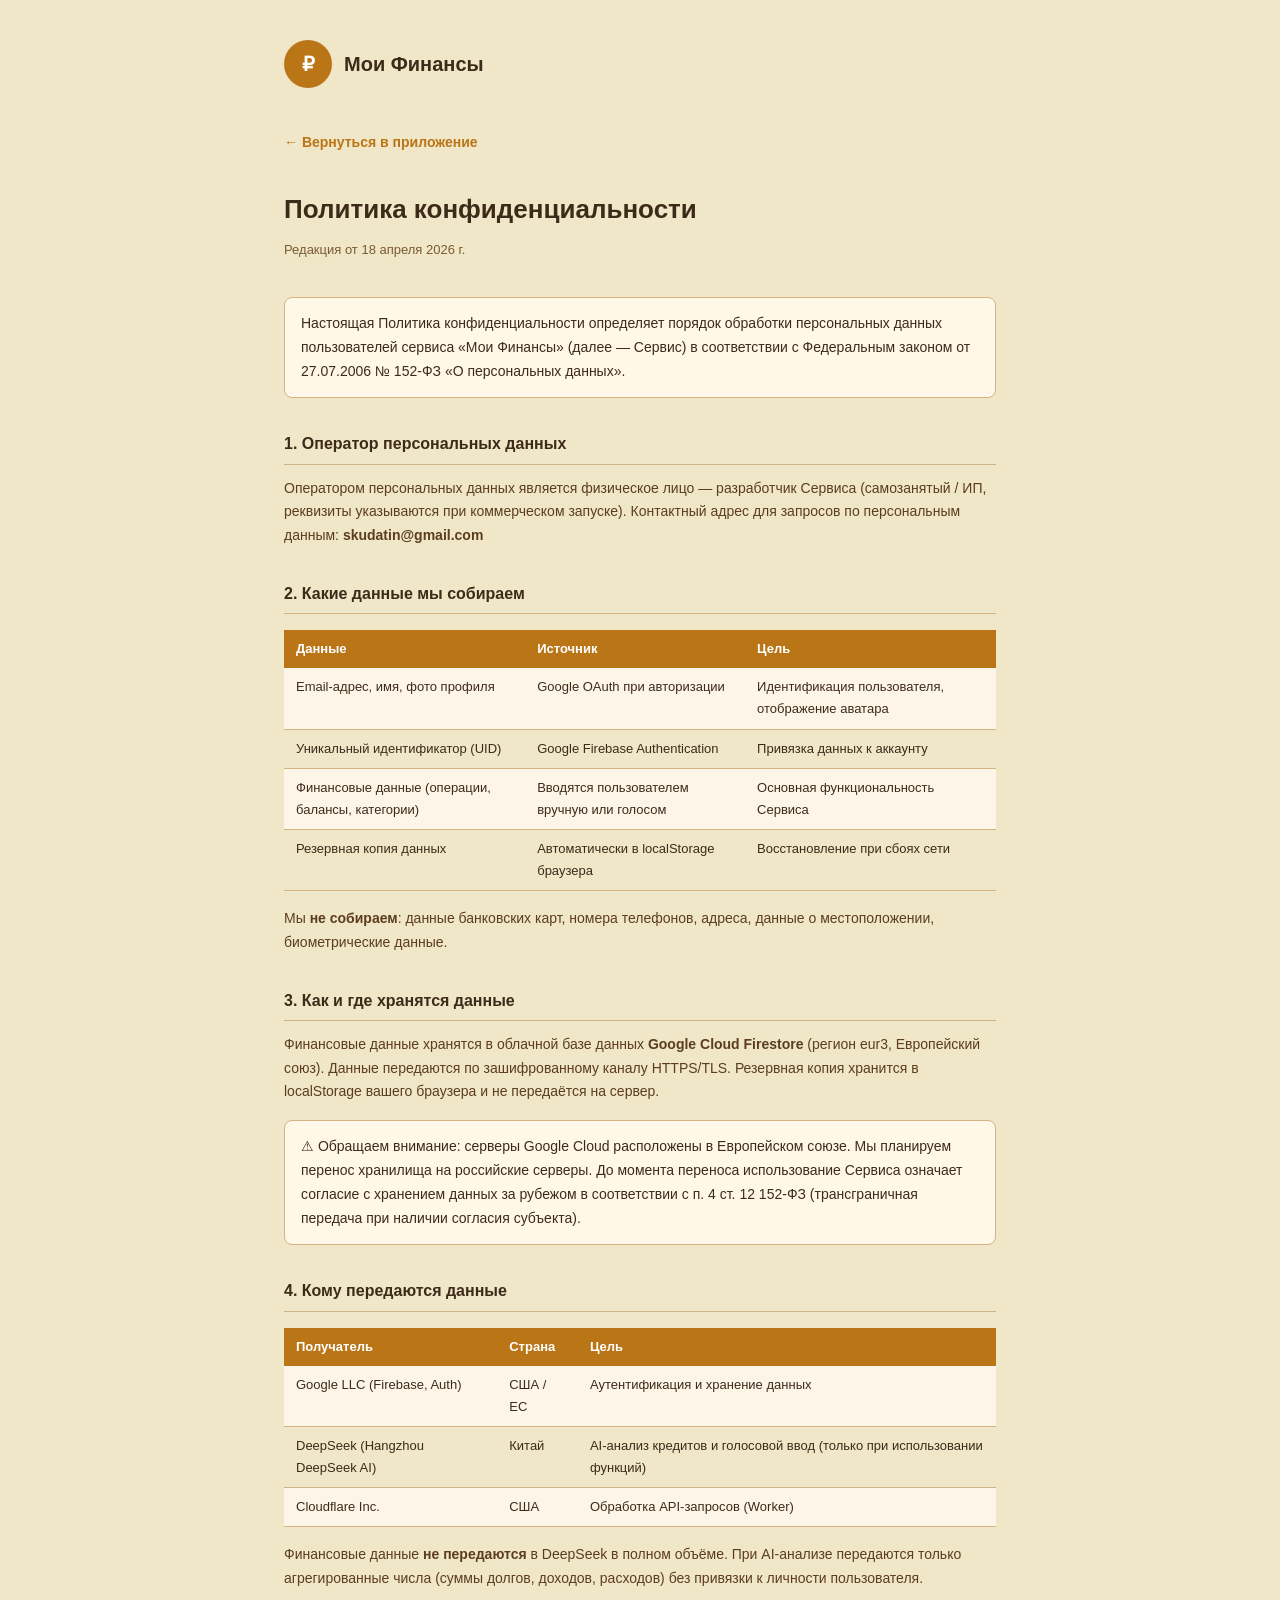
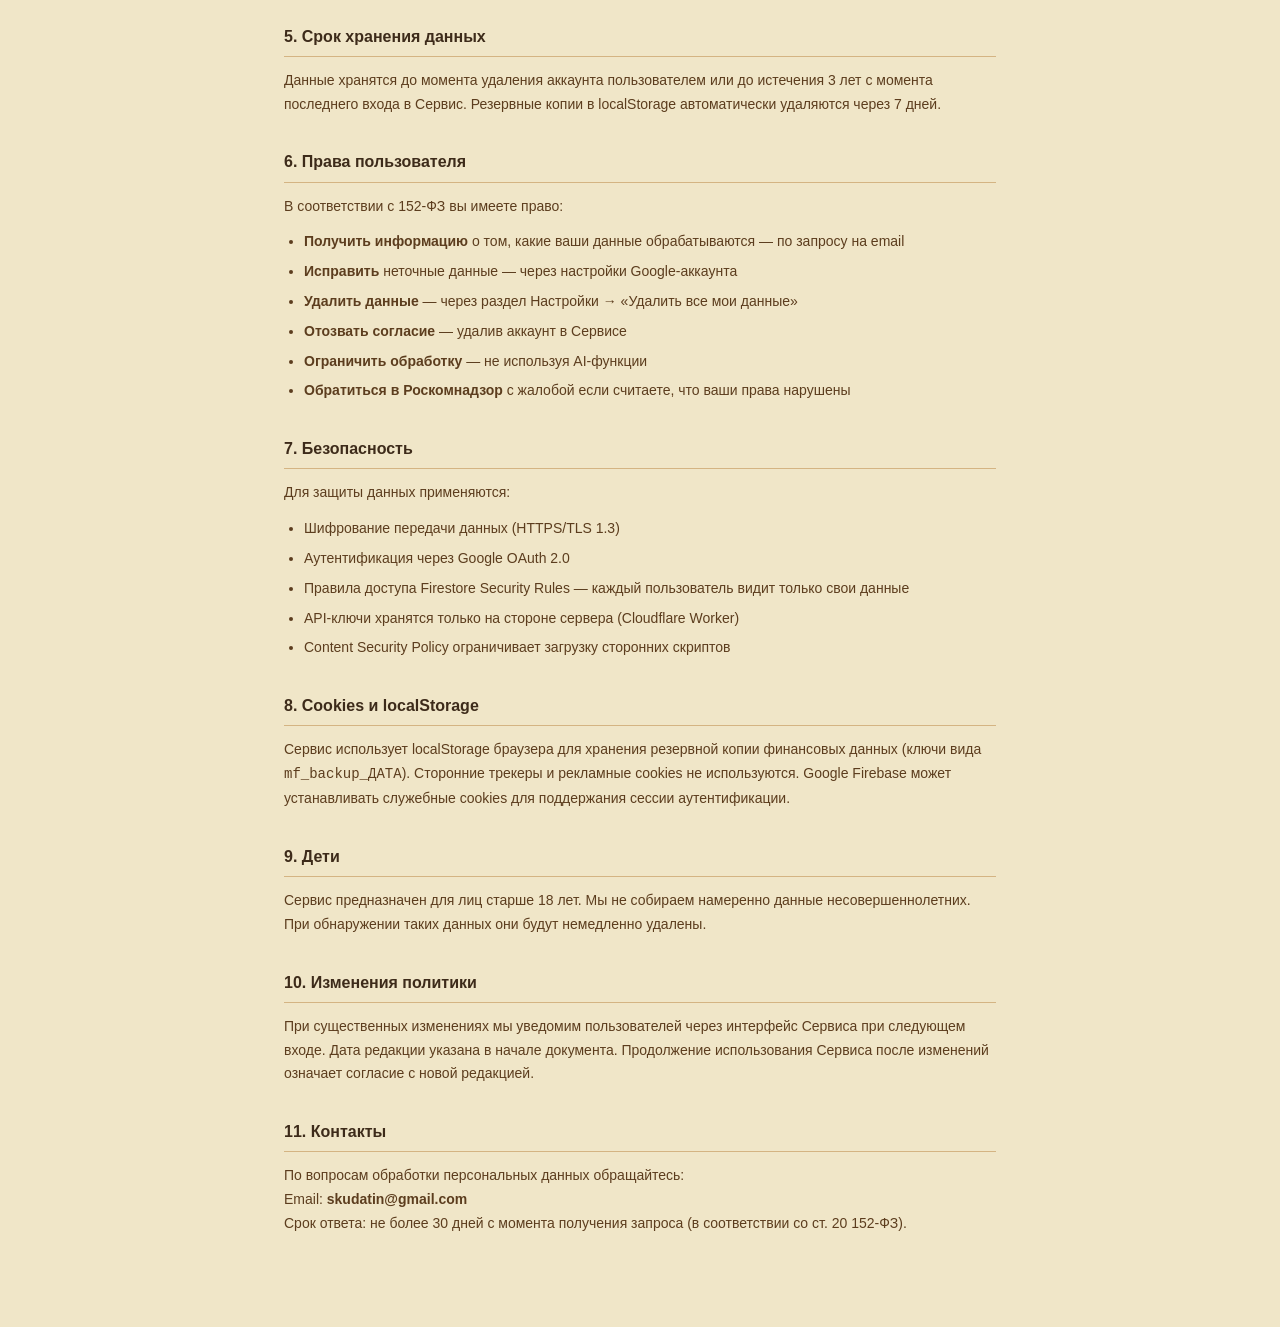
<file: privacy.html>
<!DOCTYPE html>
<html lang="ru">
<head>
<meta charset="UTF-8">
<meta name="viewport" content="width=device-width, initial-scale=1.0">
<title>Политика конфиденциальности — Мои Финансы</title>
<style>
  *{box-sizing:border-box;margin:0;padding:0}
  body{font-family:-apple-system,BlinkMacSystemFont,'Segoe UI',sans-serif;background:#F0E6C8;color:#3D2B1A;line-height:1.7;padding:0}
  .wrap{max-width:760px;margin:0 auto;padding:40px 24px 80px}
  .logo{display:flex;align-items:center;gap:12px;margin-bottom:40px}
  .logo-icon{width:48px;height:48px;background:#BA7517;border-radius:50%;display:flex;align-items:center;justify-content:center;font-size:20px;color:#fff;font-weight:700;flex-shrink:0}
  .logo-text{font-size:20px;font-weight:700;color:#3D2B1A}
  h1{font-size:26px;font-weight:700;color:#3D2B1A;margin-bottom:8px}
  .date{font-size:13px;color:#7A5C30;margin-bottom:36px}
  h2{font-size:16px;font-weight:700;color:#3D2B1A;margin:32px 0 12px;padding-bottom:6px;border-bottom:1.5px solid #D4B483}
  p{margin-bottom:12px;font-size:14px;color:#5C3D1E}
  ul{margin:0 0 12px 20px;font-size:14px;color:#5C3D1E}
  li{margin-bottom:6px}
  .highlight{background:#fff8e8;border:1.5px solid #D4B483;border-radius:8px;padding:14px 16px;margin:16px 0;font-size:14px}
  .back{display:inline-flex;align-items:center;gap:6px;color:#BA7517;text-decoration:none;font-size:14px;font-weight:600;margin-bottom:32px}
  .back:hover{text-decoration:underline}
  table{width:100%;border-collapse:collapse;margin:16px 0;font-size:13px}
  th{background:#BA7517;color:#fff;padding:8px 12px;text-align:left;font-weight:600}
  td{padding:8px 12px;border-bottom:1px solid #D4B483;vertical-align:top}
  tr:nth-child(even) td{background:#fdf6e8}
</style>
</head>
<body>
<div class="wrap">

  <div class="logo">
    <div class="logo-icon">₽</div>
    <div class="logo-text">Мои Финансы</div>
  </div>

  <a class="back" href="./index.html">← Вернуться в приложение</a>

  <h1>Политика конфиденциальности</h1>
  <div class="date">Редакция от 18 апреля 2026 г.</div>

  <div class="highlight">
    Настоящая Политика конфиденциальности определяет порядок обработки персональных данных
    пользователей сервиса «Мои Финансы» (далее — Сервис) в соответствии с Федеральным законом
    от 27.07.2006 № 152-ФЗ «О персональных данных».
  </div>

  <h2>1. Оператор персональных данных</h2>
  <p>
    Оператором персональных данных является физическое лицо — разработчик Сервиса
    (самозанятый / ИП, реквизиты указываются при коммерческом запуске).
    Контактный адрес для запросов по персональным данным: <strong>skudatin@gmail.com</strong>
  </p>

  <h2>2. Какие данные мы собираем</h2>
  <table>
    <tr><th>Данные</th><th>Источник</th><th>Цель</th></tr>
    <tr>
      <td>Email-адрес, имя, фото профиля</td>
      <td>Google OAuth при авторизации</td>
      <td>Идентификация пользователя, отображение аватара</td>
    </tr>
    <tr>
      <td>Уникальный идентификатор (UID)</td>
      <td>Google Firebase Authentication</td>
      <td>Привязка данных к аккаунту</td>
    </tr>
    <tr>
      <td>Финансовые данные (операции, балансы, категории)</td>
      <td>Вводятся пользователем вручную или голосом</td>
      <td>Основная функциональность Сервиса</td>
    </tr>
    <tr>
      <td>Резервная копия данных</td>
      <td>Автоматически в localStorage браузера</td>
      <td>Восстановление при сбоях сети</td>
    </tr>
  </table>

  <p>
    Мы <strong>не собираем</strong>: данные банковских карт, номера телефонов, адреса,
    данные о местоположении, биометрические данные.
  </p>

  <h2>3. Как и где хранятся данные</h2>
  <p>
    Финансовые данные хранятся в облачной базе данных <strong>Google Cloud Firestore</strong>
    (регион eur3, Европейский союз). Данные передаются по зашифрованному каналу HTTPS/TLS.
    Резервная копия хранится в localStorage вашего браузера и не передаётся на сервер.
  </p>
  <div class="highlight">
    ⚠ Обращаем внимание: серверы Google Cloud расположены в Европейском союзе. 
    Мы планируем перенос хранилища на российские серверы. 
    До момента переноса использование Сервиса означает согласие с хранением 
    данных за рубежом в соответствии с п. 4 ст. 12 152-ФЗ 
    (трансграничная передача при наличии согласия субъекта).
  </div>

  <h2>4. Кому передаются данные</h2>
  <table>
    <tr><th>Получатель</th><th>Страна</th><th>Цель</th></tr>
    <tr>
      <td>Google LLC (Firebase, Auth)</td>
      <td>США / ЕС</td>
      <td>Аутентификация и хранение данных</td>
    </tr>
    <tr>
      <td>DeepSeek (Hangzhou DeepSeek AI)</td>
      <td>Китай</td>
      <td>AI-анализ кредитов и голосовой ввод (только при использовании функций)</td>
    </tr>
    <tr>
      <td>Cloudflare Inc.</td>
      <td>США</td>
      <td>Обработка API-запросов (Worker)</td>
    </tr>
  </table>
  <p>
    Финансовые данные <strong>не передаются</strong> в DeepSeek в полном объёме.
    При AI-анализе передаются только агрегированные числа (суммы долгов, доходов, расходов)
    без привязки к личности пользователя.
  </p>

  <h2>5. Срок хранения данных</h2>
  <p>
    Данные хранятся до момента удаления аккаунта пользователем или до истечения
    3 лет с момента последнего входа в Сервис. Резервные копии в localStorage
    автоматически удаляются через 7 дней.
  </p>

  <h2>6. Права пользователя</h2>
  <p>В соответствии с 152-ФЗ вы имеете право:</p>
  <ul>
    <li><strong>Получить информацию</strong> о том, какие ваши данные обрабатываются — по запросу на email</li>
    <li><strong>Исправить</strong> неточные данные — через настройки Google-аккаунта</li>
    <li><strong>Удалить данные</strong> — через раздел Настройки → «Удалить все мои данные»</li>
    <li><strong>Отозвать согласие</strong> — удалив аккаунт в Сервисе</li>
    <li><strong>Ограничить обработку</strong> — не используя AI-функции</li>
    <li><strong>Обратиться в Роскомнадзор</strong> с жалобой если считаете, что ваши права нарушены</li>
  </ul>

  <h2>7. Безопасность</h2>
  <p>
    Для защиты данных применяются:
  </p>
  <ul>
    <li>Шифрование передачи данных (HTTPS/TLS 1.3)</li>
    <li>Аутентификация через Google OAuth 2.0</li>
    <li>Правила доступа Firestore Security Rules — каждый пользователь видит только свои данные</li>
    <li>API-ключи хранятся только на стороне сервера (Cloudflare Worker)</li>
    <li>Content Security Policy ограничивает загрузку сторонних скриптов</li>
  </ul>

  <h2>8. Cookies и localStorage</h2>
  <p>
    Сервис использует localStorage браузера для хранения резервной копии финансовых данных
    (ключи вида <code>mf_backup_ДАТА</code>). Сторонние трекеры и рекламные cookies не используются.
    Google Firebase может устанавливать служебные cookies для поддержания сессии аутентификации.
  </p>

  <h2>9. Дети</h2>
  <p>
    Сервис предназначен для лиц старше 18 лет. Мы не собираем намеренно данные
    несовершеннолетних. При обнаружении таких данных они будут немедленно удалены.
  </p>

  <h2>10. Изменения политики</h2>
  <p>
    При существенных изменениях мы уведомим пользователей через интерфейс Сервиса
    при следующем входе. Дата редакции указана в начале документа.
    Продолжение использования Сервиса после изменений означает согласие с новой редакцией.
  </p>

  <h2>11. Контакты</h2>
  <p>
    По вопросам обработки персональных данных обращайтесь:<br>
    Email: <strong>skudatin@gmail.com</strong><br>
    Срок ответа: не более 30 дней с момента получения запроса (в соответствии со ст. 20 152-ФЗ).
  </p>

</div>
</body>
</html>
</file>
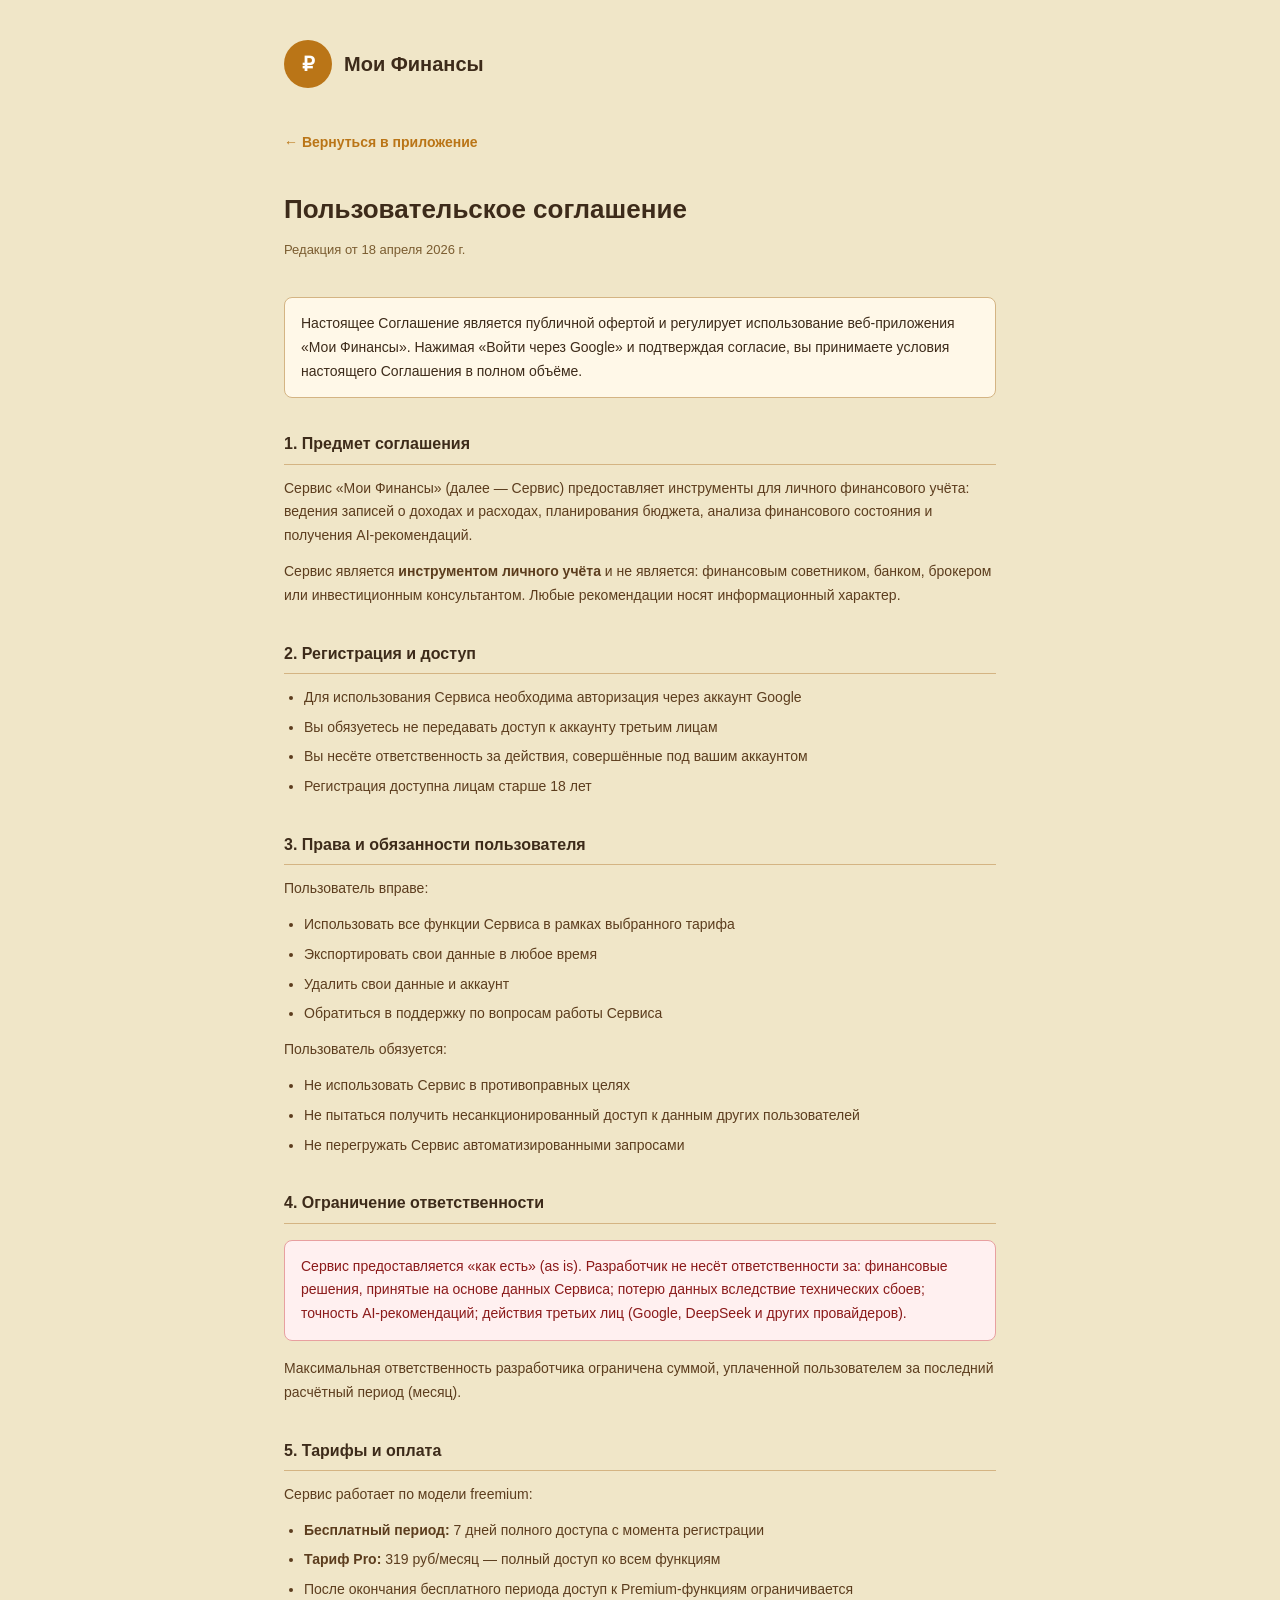
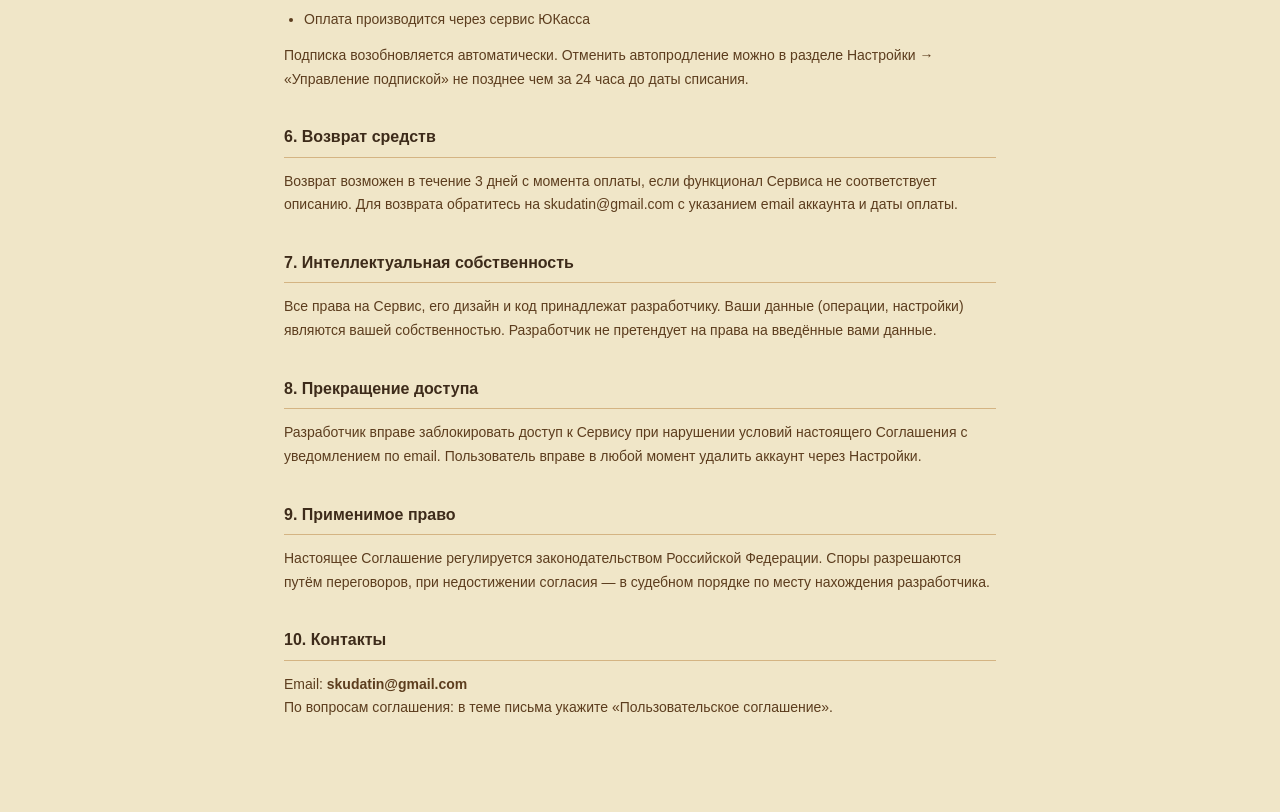
<file: terms.html>
<!DOCTYPE html>
<html lang="ru">
<head>
<meta charset="UTF-8">
<meta name="viewport" content="width=device-width, initial-scale=1.0">
<title>Пользовательское соглашение — Мои Финансы</title>
<style>
  *{box-sizing:border-box;margin:0;padding:0}
  body{font-family:-apple-system,BlinkMacSystemFont,'Segoe UI',sans-serif;background:#F0E6C8;color:#3D2B1A;line-height:1.7;padding:0}
  .wrap{max-width:760px;margin:0 auto;padding:40px 24px 80px}
  .logo{display:flex;align-items:center;gap:12px;margin-bottom:40px}
  .logo-icon{width:48px;height:48px;background:#BA7517;border-radius:50%;display:flex;align-items:center;justify-content:center;font-size:20px;color:#fff;font-weight:700;flex-shrink:0}
  .logo-text{font-size:20px;font-weight:700;color:#3D2B1A}
  h1{font-size:26px;font-weight:700;color:#3D2B1A;margin-bottom:8px}
  .date{font-size:13px;color:#7A5C30;margin-bottom:36px}
  h2{font-size:16px;font-weight:700;color:#3D2B1A;margin:32px 0 12px;padding-bottom:6px;border-bottom:1.5px solid #D4B483}
  p{margin-bottom:12px;font-size:14px;color:#5C3D1E}
  ul,ol{margin:0 0 12px 20px;font-size:14px;color:#5C3D1E}
  li{margin-bottom:6px}
  .highlight{background:#fff8e8;border:1.5px solid #D4B483;border-radius:8px;padding:14px 16px;margin:16px 0;font-size:14px}
  .warn{background:#fff0f0;border:1.5px solid #e8a0a0;border-radius:8px;padding:14px 16px;margin:16px 0;font-size:14px;color:#8B1A1A}
  .back{display:inline-flex;align-items:center;gap:6px;color:#BA7517;text-decoration:none;font-size:14px;font-weight:600;margin-bottom:32px}
  .back:hover{text-decoration:underline}
</style>
</head>
<body>
<div class="wrap">

  <div class="logo">
    <div class="logo-icon">₽</div>
    <div class="logo-text">Мои Финансы</div>
  </div>

  <a class="back" href="./index.html">← Вернуться в приложение</a>

  <h1>Пользовательское соглашение</h1>
  <div class="date">Редакция от 18 апреля 2026 г.</div>

  <div class="highlight">
    Настоящее Соглашение является публичной офертой и регулирует использование
    веб-приложения «Мои Финансы». Нажимая «Войти через Google» и подтверждая согласие,
    вы принимаете условия настоящего Соглашения в полном объёме.
  </div>

  <h2>1. Предмет соглашения</h2>
  <p>
    Сервис «Мои Финансы» (далее — Сервис) предоставляет инструменты для личного
    финансового учёта: ведения записей о доходах и расходах, планирования бюджета,
    анализа финансового состояния и получения AI-рекомендаций.
  </p>
  <p>
    Сервис является <strong>инструментом личного учёта</strong> и не является:
    финансовым советником, банком, брокером или инвестиционным консультантом.
    Любые рекомендации носят информационный характер.
  </p>

  <h2>2. Регистрация и доступ</h2>
  <ul>
    <li>Для использования Сервиса необходима авторизация через аккаунт Google</li>
    <li>Вы обязуетесь не передавать доступ к аккаунту третьим лицам</li>
    <li>Вы несёте ответственность за действия, совершённые под вашим аккаунтом</li>
    <li>Регистрация доступна лицам старше 18 лет</li>
  </ul>

  <h2>3. Права и обязанности пользователя</h2>
  <p>Пользователь вправе:</p>
  <ul>
    <li>Использовать все функции Сервиса в рамках выбранного тарифа</li>
    <li>Экспортировать свои данные в любое время</li>
    <li>Удалить свои данные и аккаунт</li>
    <li>Обратиться в поддержку по вопросам работы Сервиса</li>
  </ul>
  <p>Пользователь обязуется:</p>
  <ul>
    <li>Не использовать Сервис в противоправных целях</li>
    <li>Не пытаться получить несанкционированный доступ к данным других пользователей</li>
    <li>Не перегружать Сервис автоматизированными запросами</li>
  </ul>

  <h2>4. Ограничение ответственности</h2>
  <div class="warn">
    Сервис предоставляется «как есть» (as is). Разработчик не несёт ответственности за:
    финансовые решения, принятые на основе данных Сервиса; потерю данных вследствие
    технических сбоев; точность AI-рекомендаций; действия третьих лиц
    (Google, DeepSeek и других провайдеров).
  </div>
  <p>
    Максимальная ответственность разработчика ограничена суммой, уплаченной
    пользователем за последний расчётный период (месяц).
  </p>

  <h2>5. Тарифы и оплата</h2>
  <p>
    Сервис работает по модели freemium:
  </p>
  <ul>
    <li><strong>Бесплатный период:</strong> 7 дней полного доступа с момента регистрации</li>
    <li><strong>Тариф Pro:</strong> 319 руб/месяц — полный доступ ко всем функциям</li>
    <li>После окончания бесплатного периода доступ к Premium-функциям ограничивается</li>
    <li>Оплата производится через сервис ЮКасса</li>
  </ul>
  <p>
    Подписка возобновляется автоматически. Отменить автопродление можно в разделе
    Настройки → «Управление подпиской» не позднее чем за 24 часа до даты списания.
  </p>

  <h2>6. Возврат средств</h2>
  <p>
    Возврат возможен в течение 3 дней с момента оплаты, если функционал Сервиса
    не соответствует описанию. Для возврата обратитесь на skudatin@gmail.com
    с указанием email аккаунта и даты оплаты.
  </p>

  <h2>7. Интеллектуальная собственность</h2>
  <p>
    Все права на Сервис, его дизайн и код принадлежат разработчику.
    Ваши данные (операции, настройки) являются вашей собственностью.
    Разработчик не претендует на права на введённые вами данные.
  </p>

  <h2>8. Прекращение доступа</h2>
  <p>
    Разработчик вправе заблокировать доступ к Сервису при нарушении условий
    настоящего Соглашения с уведомлением по email.
    Пользователь вправе в любой момент удалить аккаунт через Настройки.
  </p>

  <h2>9. Применимое право</h2>
  <p>
    Настоящее Соглашение регулируется законодательством Российской Федерации.
    Споры разрешаются путём переговоров, при недостижении согласия —
    в судебном порядке по месту нахождения разработчика.
  </p>

  <h2>10. Контакты</h2>
  <p>
    Email: <strong>skudatin@gmail.com</strong><br>
    По вопросам соглашения: в теме письма укажите «Пользовательское соглашение».
  </p>

</div>
</body>
</html>
</file>
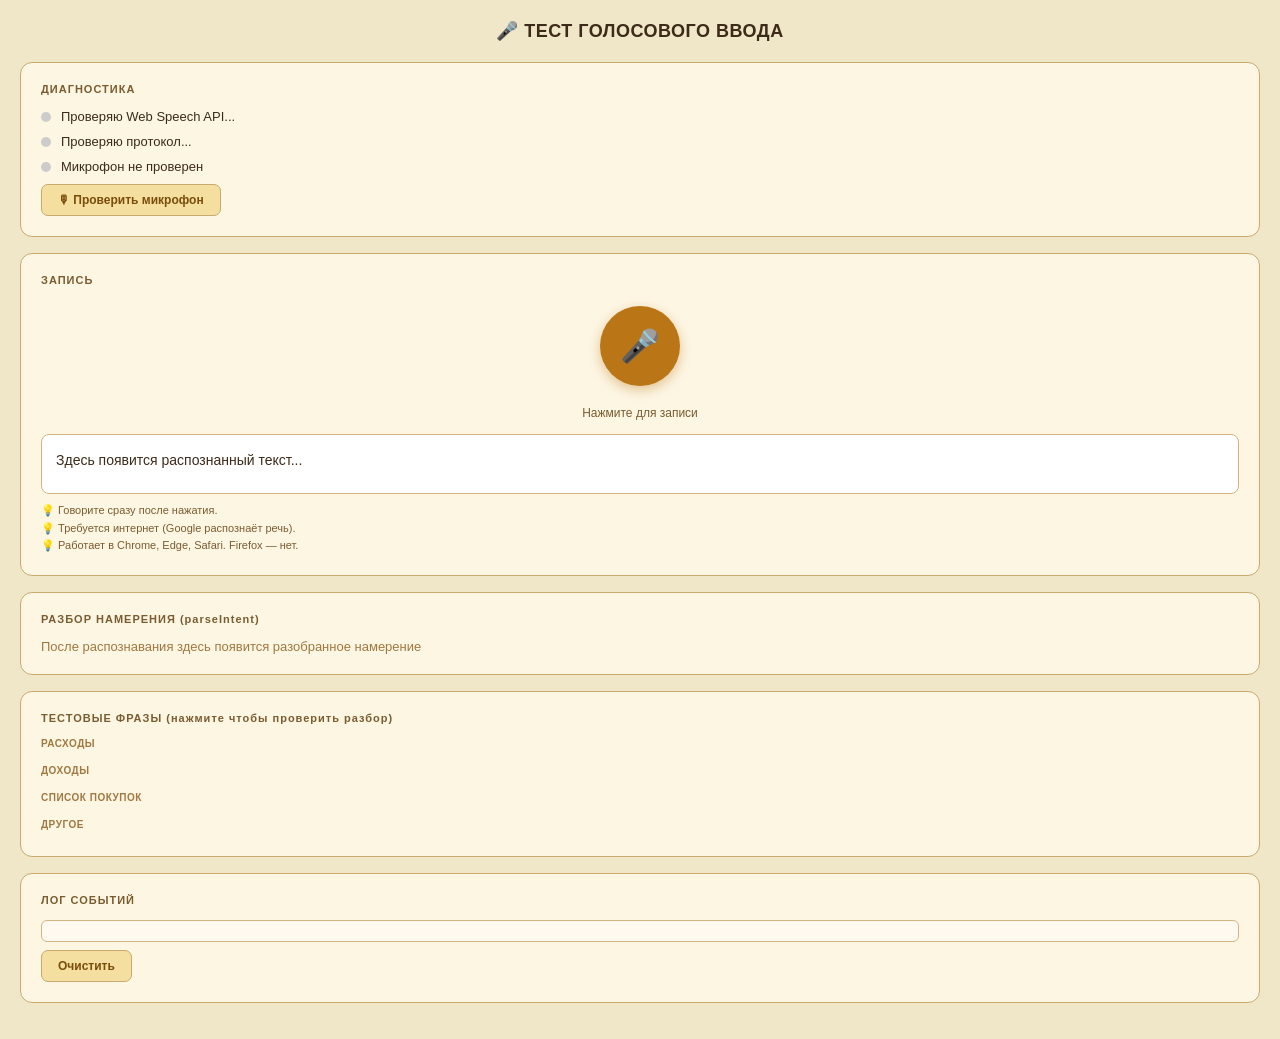
<file: voice-test.html>
<!DOCTYPE html>
<html lang="ru">
<head>
<meta charset="UTF-8">
<meta name="viewport" content="width=device-width, initial-scale=1.0">
<title>Тест голосового ввода</title>
<style>
  *{box-sizing:border-box;margin:0;padding:0;}
  body{font-family:-apple-system,BlinkMacSystemFont,'Segoe UI',Roboto,sans-serif;background:#F0E6C8;color:#3D2B1A;padding:20px;min-height:100vh;}
  h1{font-size:18px;font-weight:700;color:#3D2B1A;letter-spacing:.5px;margin-bottom:20px;text-align:center;}
  .card{background:#FDF6E3;border:1.5px solid #C9A96E;border-radius:12px;padding:20px;margin-bottom:16px;}
  .card-title{font-size:11px;font-weight:700;color:#7A5C30;letter-spacing:1px;margin-bottom:14px;}
  .status-row{display:flex;align-items:center;gap:10px;margin-bottom:10px;font-size:13px;}
  .dot{width:10px;height:10px;border-radius:50%;flex-shrink:0;}
  .dot.ok{background:#4A7C3F;}
  .dot.warn{background:#C25B1A;}
  .dot.err{background:#C0392B;}
  .dot.gray{background:#ccc;}
  .mic-btn{width:80px;height:80px;border-radius:50%;border:none;font-size:32px;cursor:pointer;background:#BA7517;color:#fff;display:flex;align-items:center;justify-content:center;margin:20px auto;transition:all .2s;box-shadow:0 4px 12px rgba(186,117,23,.4);}
  .mic-btn:hover{background:#7A4D0A;transform:scale(1.05);}
  .mic-btn.recording{background:#C0392B;animation:pulse 1s infinite;}
  .mic-btn.waiting{background:#7A5C30;}
  @keyframes pulse{0%,100%{transform:scale(1);}50%{transform:scale(1.08);}}
  .result-box{background:#fff;border:1.5px solid #D4B483;border-radius:8px;padding:14px;min-height:60px;font-size:14px;color:#3D2B1A;line-height:1.6;white-space:pre-wrap;}
  .result-box.error{border-color:#C0392B;background:#FADBD8;color:#C0392B;}
  .result-box.success{border-color:#4A7C3F;background:#C8DFC4;color:#2D5228;}
  .hint{font-size:11px;color:#7A5C30;margin-top:8px;line-height:1.6;}
  .intent-box{font-size:12px;font-family:monospace;background:#3D2B1A;color:#C9A96E;border-radius:8px;padding:14px;overflow-x:auto;white-space:pre;display:none;}
  .log{font-size:11px;color:#7A5C30;font-family:monospace;max-height:150px;overflow-y:auto;background:#fff9f0;border:1px solid #D4B483;border-radius:6px;padding:10px;}
  .log div{margin-bottom:3px;}
  .log .ts{color:#A07840;margin-right:6px;}
  .btn-row{display:flex;gap:8px;flex-wrap:wrap;}
  .btn{padding:8px 16px;border-radius:7px;border:1.5px solid #C9A96E;background:#F5DFA0;color:#7A4D0A;font-size:12px;font-weight:700;cursor:pointer;}
  .btn:hover{background:#BA7517;color:#fff;border-color:#BA7517;}
  .phrase{background:#fff;border:1px solid #D4B483;border-radius:6px;padding:8px 12px;font-size:13px;cursor:pointer;transition:.15s;}
  .phrase:hover{background:#F5DFA0;border-color:#BA7517;}
  .phrases{display:flex;flex-direction:column;gap:6px;}
  .section-label{font-size:10px;font-weight:700;color:#A07840;letter-spacing:.5px;margin:10px 0 6px;}
</style>
</head>
<body>

<h1>🎤 ТЕСТ ГОЛОСОВОГО ВВОДА</h1>

<!-- Диагностика -->
<div class="card">
  <div class="card-title">ДИАГНОСТИКА</div>
  <div class="status-row"><div class="dot gray" id="dot-api"></div><span id="txt-api">Проверяю Web Speech API...</span></div>
  <div class="status-row"><div class="dot gray" id="dot-https"></div><span id="txt-https">Проверяю протокол...</span></div>
  <div class="status-row"><div class="dot gray" id="dot-mic"></div><span id="txt-mic">Микрофон не проверен</span></div>
  <div style="margin-top:10px">
    <button class="btn" onclick="checkMic()">🎙 Проверить микрофон</button>
  </div>
</div>

<!-- Запись -->
<div class="card">
  <div class="card-title">ЗАПИСЬ</div>
  <button class="mic-btn" id="mic-btn" onclick="toggleRecording()">🎤</button>
  <div style="text-align:center;font-size:12px;color:#7A5C30;margin-bottom:14px" id="rec-status">Нажмите для записи</div>
  <div class="result-box" id="result-box">Здесь появится распознанный текст...</div>
  <div class="hint">
    💡 Говорите сразу после нажатия.<br>
    💡 Требуется интернет (Google распознаёт речь).<br>
    💡 Работает в Chrome, Edge, Safari. Firefox — нет.
  </div>
</div>

<!-- Разбор намерения -->
<div class="card">
  <div class="card-title">РАЗБОР НАМЕРЕНИЯ (parseIntent)</div>
  <div class="intent-box" id="intent-box"></div>
  <div id="intent-placeholder" style="font-size:13px;color:#A07840">После распознавания здесь появится разобранное намерение</div>
</div>

<!-- Тестовые фразы -->
<div class="card">
  <div class="card-title">ТЕСТОВЫЕ ФРАЗЫ (нажмите чтобы проверить разбор)</div>
  <div class="section-label">РАСХОДЫ</div>
  <div class="phrases" id="phrases-expense"></div>
  <div class="section-label">ДОХОДЫ</div>
  <div class="phrases" id="phrases-income"></div>
  <div class="section-label">СПИСОК ПОКУПОК</div>
  <div class="phrases" id="phrases-shop"></div>
  <div class="section-label">ДРУГОЕ</div>
  <div class="phrases" id="phrases-other"></div>
</div>

<!-- Лог событий -->
<div class="card">
  <div class="card-title">ЛОГ СОБЫТИЙ</div>
  <div class="log" id="log"></div>
  <div style="margin-top:8px"><button class="btn" onclick="clearLog()">Очистить</button></div>
</div>

<script>
// ── Диагностика ─────────────────────────────────────────────────
function setDot(id,txtId,status,msg){
  const dot=document.getElementById(id);
  const txt=document.getElementById(txtId);
  dot.className='dot '+status;
  txt.textContent=msg;
}

function runDiagnostics(){
  // Web Speech API
  if(window.SpeechRecognition||window.webkitSpeechRecognition){
    setDot('dot-api','txt-api','ok','✓ Web Speech API поддерживается ('+
      (window.SpeechRecognition?'SpeechRecognition':'webkitSpeechRecognition')+')');
  }else{
    setDot('dot-api','txt-api','err','✗ Web Speech API НЕ поддерживается — используйте Chrome или Safari');
    document.getElementById('mic-btn').disabled=true;
  }
  // HTTPS
  const proto=location.protocol;
  const isLocal=location.hostname==='localhost'||location.hostname==='127.0.0.1';
  if(proto==='https:'||isLocal){
    setDot('dot-https','txt-https','ok','✓ Протокол: '+(isLocal?'localhost (разрешено)':location.origin));
  }else{
    setDot('dot-https','txt-https','err','✗ Требуется HTTPS! Текущий протокол: '+proto+'//'+location.hostname);
    log('WARN','Speech API требует HTTPS или localhost');
  }
}

async function checkMic(){
  try{
    const stream=await navigator.mediaDevices.getUserMedia({audio:true});
    stream.getTracks().forEach(t=>t.stop());
    setDot('dot-mic','txt-mic','ok','✓ Микрофон доступен');
    log('OK','Доступ к микрофону получен');
  }catch(e){
    setDot('dot-mic','txt-mic','err','✗ Микрофон: '+e.message);
    log('ERR','Микрофон: '+e.message);
  }
}

// ── Запись ──────────────────────────────────────────────────────
let recognition=null;
let isRecording=false;

function toggleRecording(){
  if(isRecording){stopRec();return;}
  startRec();
}

function startRec(){
  const SR=window.SpeechRecognition||window.webkitSpeechRecognition;
  if(!SR){showResult('Браузер не поддерживает Web Speech API','error');return;}

  recognition=new SR();
  recognition.lang='ru-RU';
  recognition.continuous=false;
  recognition.interimResults=false; // false — надёжнее работает в Safari
  recognition.maxAlternatives=3;

  recognition.onstart=()=>{
    isRecording=true;
    document.getElementById('mic-btn').className='mic-btn recording';
    document.getElementById('mic-btn').textContent='⏹';
    document.getElementById('rec-status').textContent='🔴 Идёт запись — говорите...';
    document.getElementById('result-box').className='result-box';
    document.getElementById('result-box').textContent='Слушаю...';
    log('REC','Запись начата');
  };

  recognition.onresult=e=>{
    // interimResults=false — сразу финальный результат
    const text=(e.results&&e.results[0]&&e.results[0][0]&&e.results[0][0].transcript||'').trim();
    if(text){
      isRecording=false;
      setBtn('idle');
      showResult(text,'success');
      log('OK','Распознано: "'+text+'"');
      const conf=e.results[0][0].confidence;
      if(conf)log('ALT','Уверенность: '+Math.round(conf*100)+'%');
      const intent=parseIntent(text);
      showIntent(intent);
    }
  };

  recognition.onnomatch=()=>{
    isRecording=false;setBtn('idle');
    showResult('Речь не распознана','error');
    log('WARN','onresult: ничего не распознано');
  };

  recognition.onerror=e=>{
    log('ERR','onerror: '+e.error+(e.message?' — '+e.message:''));
    if(e.error==='aborted'){log('INFO','aborted — нормально если уже получили результат');return;}
    isRecording=false;setBtn('idle');
    const msgs={
      'not-allowed':'Нет доступа к микрофону',
      'no-speech':'Ничего не услышано',
      'network':'Нет интернета',
      'audio-capture':'Микрофон не найден',
      'service-not-allowed':'Требуется HTTPS',
    };
    showResult(msgs[e.error]||'Ошибка: '+e.error,'error');
  };

  recognition.onend=()=>{
    log('EVT','onend сработал, isRecording='+isRecording);
    if(isRecording){isRecording=false;setBtn('idle');}
  };

  try{
    recognition.start();
    log('EVT','recognition.start() вызван');
  }catch(e){
    showResult('Не удалось запустить: '+e.message,'error');
    log('ERR','start() исключение: '+e.message);
  }
}

function stopRec(){
  if(recognition)try{recognition.stop();}catch(e){}
  isRecording=false;
  setBtn('idle');
  document.getElementById('rec-status').textContent='Запись остановлена вручную';
  log('EVT','Запись остановлена вручную');
}

function setBtn(state){
  const btn=document.getElementById('mic-btn');
  if(state==='idle'){
    btn.className='mic-btn';btn.textContent='🎤';
    document.getElementById('rec-status').textContent='Нажмите для записи';
  }else if(state==='waiting'){
    btn.className='mic-btn waiting';btn.textContent='⏳';
  }
}

function showResult(text,type){
  const box=document.getElementById('result-box');
  box.className='result-box'+(type?' '+type:'');
  box.textContent=text;
}

// ── parseIntent — локальный разбор ──────────────────────────────
function parseIntent(text){
  if(!text)return{intent:'unknown',raw_text:text};
  const t=text.toLowerCase().trim();

  // Список покупок
  const shopVerbs=['купить','купи','куплю','добавь в список','нужно купить'];
  if(shopVerbs.some(v=>t.includes(v))){
    const items=parseShoppingItems(t);
    if(items.length)return{intent:'add_shopping',items};
  }
  // Баланс
  if(/баланс|сколько|остаток/.test(t))return{intent:'check_balance',raw_text:text};
  // Перевод
  if(/перевёл|перевел|перевести|перевод/.test(t)){
    return{intent:'add_transfer',amount:extractAmount(t),raw_text:text};
  }
  // Доход
  const incVbs=['получил','получила','заработал','заработала','пришло','пришла','зарплата','аванс','доход','начислили'];
  if(incVbs.some(v=>t.includes(v))){
    return{intent:'add_income',amount:extractAmount(t),category:findCategory(t,'income'),raw_text:text};
  }
  // Расход (если есть сумма)
  const amount=extractAmount(t);
  if(amount>0){
    return{intent:'add_expense',amount,category:findCategory(t,'expense'),raw_text:text};
  }
  return{intent:'unknown',raw_text:text};
}

function extractAmount(text){
    const allNums=[...text.matchAll(/\b(\d[\d\s]{0,5}\d|\d+)(?:[,\.](\d{1,2}))?\b/g)];
    for(const m of allNums){
      const raw=m[0].replace(/\s/g,'').replace(',','.');
      const n=parseFloat(raw);
      if(!isNaN(n)&&n>0&&!(n>=2000&&n<=2035))return n;
    }
    return 0;
  }
  return 0;
}

function findCategory(text,type){
  const keyMap=[
    [/продукт|еда|магазин|супермаркет/,'Продукты'],
    [/транспорт|метро|такси|автобус/,'Транспорт'],
    [/кафе|ресторан|кофе|обед|ужин/,'Кафе и рестораны'],
    [/аптек|лекарств|врач/,'Здоровье'],
    [/одежд|обувь/,'Одежда'],
    [/зарплат|аванс|оклад/,'Зарплата'],
    [/кредит|ипотек/,'Кредит'],
    [/связь|интернет|телефон/,'Связь'],
    [/квартплат|коммунал|аренда/,'Квартплата'],
    [/развлечен|кино|игр/,'Развлечения'],
  ];
  for(const[re,cat]of keyMap)if(re.test(text))return cat;
  return'Прочее';
}

function parseShoppingItems(text){
  const clean=text.replace(/купить|купи|куплю|добавь в список|нужно/g,' ');
  const parts=clean.split(/,|\bи\b/).map(s=>s.trim()).filter(s=>s.length>1);
  return parts.map(p=>{
    const qm=p.match(/(\d+)/);
    const qty=qm?parseInt(qm[1]):1;
    const name=p.replace(/\d+\s*(?:шт|штук|пачк|литр|кг|грамм)?/g,'').trim();
    return name.length>1?{name,qty,price:0}:null;
  }).filter(Boolean);
}

function showIntent(intent){
  document.getElementById('intent-placeholder').style.display='none';
  const box=document.getElementById('intent-box');
  box.style.display='block';
  box.textContent=JSON.stringify(intent,null,2);
}

// ── Тестовые фразы ───────────────────────────────────────────────
const testPhrases={
  expense:['потратил 500 на продукты','купил кофе за 200 рублей','заплатил 3500 за такси','потратил 1500 на одежду','оплатил 800 рублей в кафе'],
  income:['получил зарплату 80000','пришло 5000 рублей','заработал 15000 на фрилансе','начислили аванс 30000'],
  shop:['купить молоко и хлеб','купи молоко 2 штуки и масло','добавь в список яблоки кефир и творог'],
  other:['баланс карты','перевёл 10000 с карты на наличные','что-то непонятное скажи привет'],
};

function buildPhrases(){
  const fill=(id,phrases)=>{
    const el=document.getElementById(id);
    phrases.forEach(p=>{
      const div=document.createElement('div');
      div.className='phrase';
      div.textContent='«'+p+'»';
      div.onclick=()=>{
        showResult(p,'success');
        const intent=parseIntent(p);
        showIntent(intent);
        log('TEST','Тест: "'+p+'" → '+intent.intent);
      };
      el.appendChild(div);
    });
  };
  fill('phrases-expense',testPhrases.expense);
  fill('phrases-income',testPhrases.income);
  fill('phrases-shop',testPhrases.shop);
  fill('phrases-other',testPhrases.other);
}

// ── Лог ─────────────────────────────────────────────────────────
function log(type,msg){
  const el=document.getElementById('log');
  const ts=new Date().toLocaleTimeString('ru-RU');
  const colors={OK:'#2D5228',ERR:'#C0392B',WARN:'#C25B1A',REC:'#2471A3',EVT:'#7A5C30',INFO:'#A07840',ALT:'#7A5C30',TEST:'#BA7517'};
  const div=document.createElement('div');
  div.innerHTML=`<span class="ts">${ts}</span><span style="color:${colors[type]||'#3D2B1A'};font-weight:700">[${type}]</span> ${msg}`;
  el.appendChild(div);
  el.scrollTop=el.scrollHeight;
}

function clearLog(){document.getElementById('log').innerHTML='';}

// ── Запуск ───────────────────────────────────────────────────────
runDiagnostics();
buildPhrases();
log('INFO','Страница загружена. Браузер: '+navigator.userAgent.match(/(Chrome|Safari|Firefox|Edge)\/[\d.]+/)?.[0]||'неизвестен');
</script>
</body>
</html>
</file>
